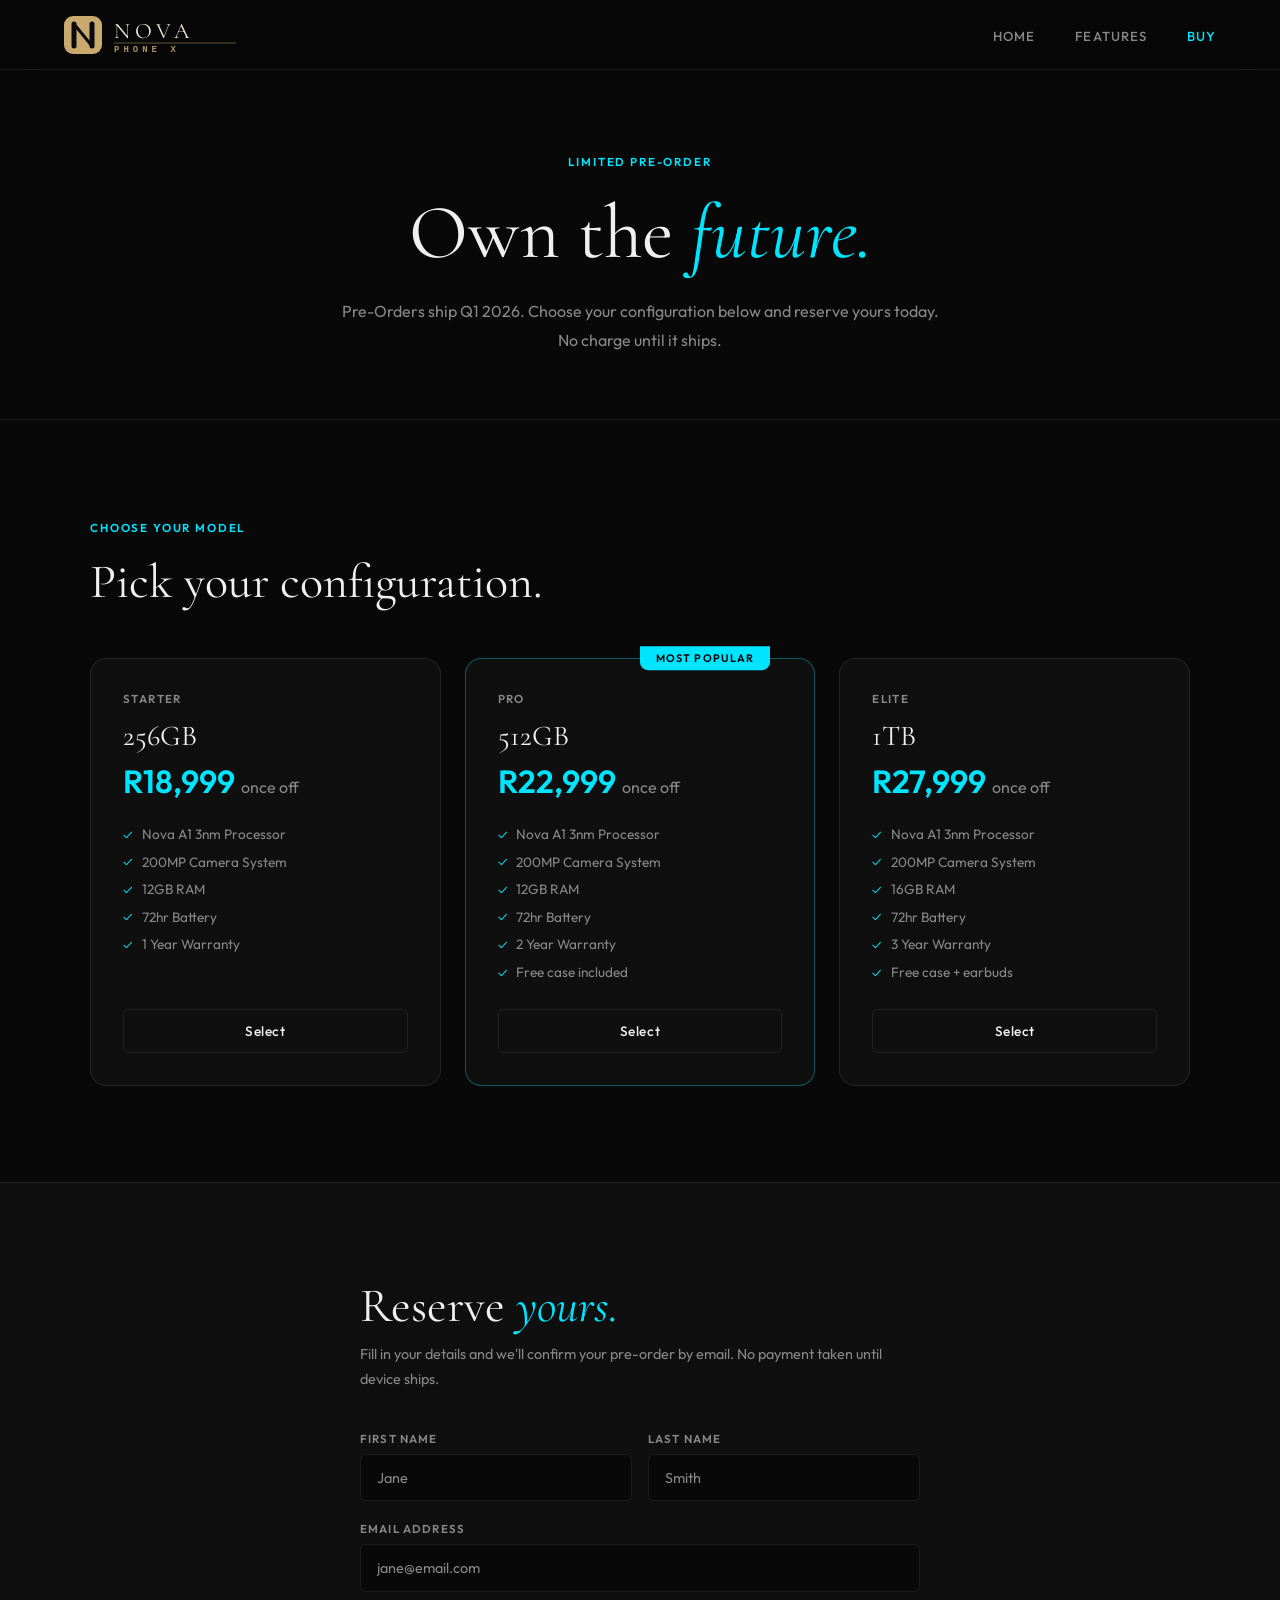
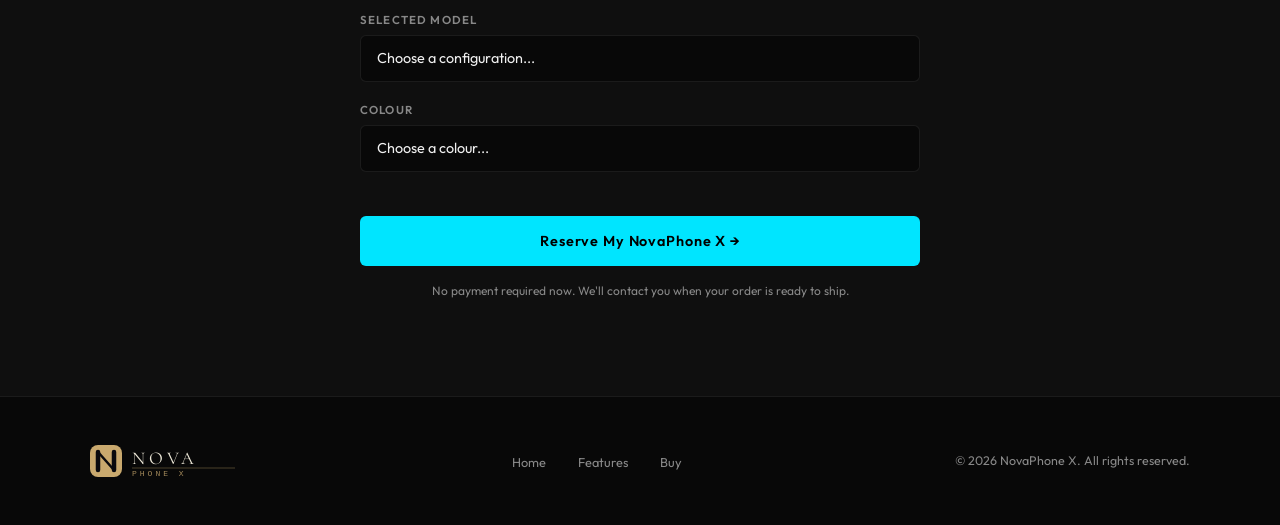
<file: buy.html>
<!Doctype html>
<html lang="en">
    <head>
        <meta charset="UTF-8">
        <meta name="viewport" content="width=device-width, initial-scale=1.0">
        <title>Buy - NovaPhone X</title>
        <link rel="stylesheet" href="style.css">

        <style>
            .page-hero {
                padding: 5rem clamp(1.5rem, 5vw, 3rem) 4rem;
                border-bottom: 1px solid var(--border);
                text-align: center;
            }

            .page-hero-inner {
                max-width: 600px;
                margin: 0 auto;
            }

            .page-hero h1 { margin-bottom: 1.25rem; }
            .page-hero h1 em { font-style: italic; color: var(--accent); }

            .page-hero p { 
                font-size: 1rem;
                color: var(--text-muted);
                line-height: 1.8;
            }

            .pricing-section {
                max-width: var(--max-w);
                margin: 0 auto;
            }

            .pricing-grid {
                display: grid;
                grid-template-columns: repeat(3, 1fr);
                gap: 1.5rem;
                margin-top: 3rem;
            }

            .pricing-card {
                background: var(--bg-2);
                border: 1px solid var(--border);
                border-radius: 16px;
                padding: 2rem;
                position: relative;
                transition: border-color 0.3s, transform 0.3s;
                cursor: pointer;
            }

            .pricing-card:hover {
                border-color: rgba(0,229,255,0.4);
                transform: translateY(-3px);
            }

            .pricing-card.selected { 
                border-color: var(--accent);
                background: var(--bg-3);
            }

            .pricing-card.popular {
                border-color: rgba(0,229,255,0.35);
            }

            .popular-badge {
                position: absolute;
                top: -1px;
                left: 50%;
                transform: translateY(-50%);
                background: var(--accent);
                color: #000;
                font-size: 0.68rem;
                font-weight: 600;
                letter-spacing: 0.1em;
                text-transform: uppercase;
                padding: 0.3rem 1rem;
                border-radius: 0 0 8px 8px;
            }

            .pricing-tier {
                font-size: 0.72rem;
                font-weight: 600;
                letter-spacing: 0.12em;
                text-transform: uppercase;
                color: var(--text-muted);
                margin-bottom: 0.75rem;
            }

            .pricing-storage {
                font-family: var(--serif);
                font-size: 1.8rem;
                margin-bottom: 0.5rem;
            }

            .pricing-price {
                font-size: 2rem;
                font-weight: 600;
                color: var(--accent);
                margin-bottom: 1.5rem;
            }

            .pricing-price span {
                font-size: 1rem;
                font-weight: 400;
                color: var(--text-muted);
            }

            .pricing-features {
                list-style: none;
                display: flex;
                flex-direction: column;
                gap: 0.6rem;
                margin-bottom: 1.75rem;
            }

            .pricing-features li {
                font-size: 0.85rem;
                color: var(--text-muted);
                display: flex;
                align-items: center;
                gap: 0.6rem;
            }

            .pricing-features li::before {
                content: '✓';
                color: var(--accent);
                font-size: 0.75rem;
                flex-shrink: 0;
            }

            .select-btn {
                width: 100%;
                padding: 0.75rem;
                background: transparent;
                border: 1px solid var(--border);
                border-radius: 6px;
                color: var(--text);
                font-family: var(--sans);
                font-size: 0.85rem;
                font-weight: 500;
                cursor: pointer;
                transition: all 0.2s;
                letter-spacing: 0.04em;
            }

            .select-btn:hover,
            .pricing-card.selected .select-btn {
                background: var(--accent);
                border-color: var(--accent);
                color: #000;
            }

            .form-section {
                border-top: 1px solid var(--border);
                background: var(--bg-2);
            }

            .form-inner {
                max-width: 560px;
                margin: 0 auto;
            }

            .form-inner h2 { margin-bottom: 0.5rem; }
            .form-inner h2 em { font-style: italic; color: var(--accent); }

            .form-inner > p {
                color: var(--text-muted);
                font-size: 0.9rem;
                margin-bottom: 2.5rem;
                line-height: 1.7;
            }

            .form-group { margin-bottom: 1.25rem; }

            label {
                display: block;
                font-size: 0.72rem;
                font-weight: 600;
                letter-spacing: 0.1em;
                text-transform: uppercase;
                color: var(--text-muted);
                margin-bottom: 0.5rem;
            }

            input, select {
                width: 100%;
                padding: 0.85rem 1rem;
                background: var(--bg);
                border: 1px solid var(--border);
                border-radius: 6px;
                color: var(--text);
                font-family: var(--sans);
                font-size: 0.9rem;
                outline: none;
                transition: border-color 0.2s;
                appearance: none;
            }

            input:focus, select:focus {
                border-color: var(--accent);
            }

            input::placeholder { color: var(--text-muted); }

            select option { background: var(--bg-2); }

            .form-row {
                display: grid;
                grid-template-columns: 1fr 1fr;
                gap: 1rem;
            }

            .submit-btn {
                width: 100%;
                padding: 1rem;
                margin-top: 1.5rem;
                background: var(--accent);
                color: #000;
                font-family: var(--sans);
                font-size: 0.9rem;
                font-weight: 600;
                letter-spacing: 0.06em;
                border: none;
                border-radius: 6px;
                cursor: pointer;
                transition: all 0.25s;
            }

            .submit-btn:hover {
                background: #fff;
                transform: translateY(-2px);
                box-shadow: 0 8px 30px var(--accent-glow);
            }

            .form-note {
                font-size: 0.75rem;
                color: var(--text-muted);
                text-align: center;
                margin-top: 1rem;
                line-height: 1.5;
            }

            .form-success {
                display: none;
                text-align: center;
                padding: 3rem 0;
            }

            .success-icon { font-size: 3rem; margin-bottom: 1.25rem; }
            .form-success h3 { font-size: 1.6rem; margin-bottom: 0.75rem; }
            .form-success p { color: var(--text-muted); font-size: 0.9rem; line-height: 1.7; }

            @media (max-width: 768px) {
                .pricing-grid { grid-template-columns: 1fr; }
                .form-row { grid-template-columns: 1fr; }
            }
        </style>
    </head>

    <body>

        <nav class="navbar">
            <a href="index.html" class="logo">
                <svg viewBox="0 0 174 38" height="38" xmlns="http://www.w3.org/2000/svg" style="display:block">
                    <rect x="0" y="0" width="38" height="38" rx="9" fill="#C9A96E"/>
                    <line x1="10" y1="8" x2="10" y2="30" stroke="#0a0a0e" stroke-width="5" stroke-linecap="round"/>
                    <line x1="28" y1="8" x2="28" y2="30" stroke="#0a0a0e" stroke-width="5" stroke-linecap="round"/>
                    <line x1="10" y1="8" x2="28" y2="30" stroke="#0a0a0e" stroke-width="3" stroke-linecap="round"/>
                    <text x="50" y="22" font-family="Cormorant Garamond,Georgia,serif" font-size="22" font-weight="400" letter-spacing="5" fill="#EDE8D8">NOVA</text>
                    <line x1="50" y1="27" x2="172" y2="27" stroke="#C9A96E" stroke-width="0.6" opacity="0.8"/>
                    <text x="50" y="36" font-family="Courier New,monospace" font-size="9" letter-spacing="4" fill="#C9A96E" opacity="0.85">PHONE  X</text>
                </svg>
            </a>
            <button class="hamburger" aria-label="Toggle menu"><span></span><span></span><span></span></button>

            <ul class="nav-links">
                <li><a href="index.html">Home</a></li>
                <li><a href="features.html">Features</a></li>
                <li><a href="buy.html" class="active">Buy</a></li>
            </ul>
        </nav>    
            <div class="page-hero">
                <div class="page-hero-inner reveal">
                    <span class="label">Limited Pre-Order</span>
                    <h1>Own the <em>future.</em></h1>
                    <p>
                        Pre-Orders ship Q1 2026. Choose your configuration below and reserve yours today. No charge until it ships.
                    </p>
                </div>
            </div>

            <section>
                <div class="pricing-section">
                    <div class="reveal">
                        <span class="label">Choose Your Model</span>
                        <h2>Pick your configuration.</h2>
                    </div>
                    <div class="pricing-grid reveal-stagger">
                        <div class="pricing-card reveal" onclick="selectPlan(this, '256GB')">
                            <div class="pricing-tier">Starter</div>
                            <div class="pricing-storage">256GB</div>
                            <div class="pricing-price">R18,999 <span>once off</span></div>
                            <ul class="pricing-features">
                                <li>Nova A1 3nm Processor</li>
                                <li>200MP Camera System</li>
                                <li>12GB RAM</li>
                                <li>72hr Battery</li>
                                <li>1 Year Warranty</li>
                            </ul>
                            <button class="select-btn">Select</button>
                        </div>

                        <div class="pricing-card popular reveal" onclick="selectPlan(this, '512GB')">
                            <div class="popular-badge">Most Popular</div>
                            <div class="pricing-tier">Pro</div>
                            <div class="pricing-storage">512GB</div>
                            <div class="pricing-price">R22,999 <span>once off</span></div>
                            <ul class="pricing-features">
                                <li>Nova A1 3nm Processor</li>
                                <li>200MP Camera System</li>
                                <li>12GB RAM</li>
                                <li>72hr Battery</li>
                                <li>2 Year Warranty</li>
                                <li>Free case included</li>
                            </ul>
                            <button class="select-btn">Select</button>
                        </div>

                        <div class="pricing-card reveal" onclick="selectPlan(this, '1TB')">
                            <div class="pricing-tier">Elite</div>
                            <div class="pricing-storage">1TB</div>
                            <div class="pricing-price">R27,999 <span>once off</span></div>
                            <ul class="pricing-features">
                                <li>Nova A1 3nm Processor</li>
                                <li>200MP Camera System</li>
                                <li>16GB RAM</li>
                                <li>72hr Battery</li>
                                <li>3 Year Warranty</li>
                                <li>Free case + earbuds</li>
                            </ul>
                            <button class="select-btn">Select</button>
                        </div>
                    </div>
                </div>
            </section>

            <section class="form-section">
                <div class="form-inner reveal">
                    <h2>Reserve <em>yours.</em></h2>
                    <p>
                        Fill in your details and we'll confirm your pre-order by email. No payment taken until device ships.
                    </p>

                    <form id="order-form">
                        <form id="order-form">
    <div class="form-row">
        <div class="form-group">
            <label for="fname">First Name</label>
            <input type="text" id="fname" placeholder="Jane" required>
        </div>
        <div class="form-group">
            <label for="lname">Last Name</label>
            <input type="text" id="lname" placeholder="Smith" required>
        </div>
    </div>
    <div class="form-group">
        <label for="email">Email Address</label>
        <input type="email" id="email" placeholder="jane@email.com" required>
    </div>
    <div class="form-group">
        <label for="model">Selected Model</label>
        <select id="model">
            <option value="">Choose a configuration...</option>
            <option value="256gb">256GB - R18,999</option>
            <option value="512gb">512GB - R22,999</option>
            <option value="1tb">1TB - R27,999</option>
        </select>
    </div>
    <div class="form-group">
        <label for="colour">Colour</label>
        <select id="colour">
            <option value="">Choose a colour...</option>
            <option value="black">Midnight Black</option>
            <option value="white">Polar White</option>
            <option value="titanium">Deep Space Titanium</option>
        </select>
    </div>
    <button type="submit" class="submit-btn">Reserve My NovaPhone X →</button>
    <p class="form-note">
        No payment required now. We'll contact you when your order is ready to ship.
    </p>
    </form>
                    </form>

                    <div class="form-success" id="form-success">
                        <div class="success-icon">🚀</div>
                        <h3>You're on the list.</h3>
                        <p>
                            Your pre-order has been received. We'll be in touch at your email address with confirmation and shipping updates.
                            Welcome to the future.
                        </p>
                    </div>
                </div>
            </section>

            <footer>
                <div class="footer-inner">
                    <a href="index.html" class="footer-logo">
                        <svg viewBox="0 0 148 32" height="32" xmlns="http://www.w3.org/2000/svg" style="display:block">
                            <rect x="0" y="0" width="32" height="32" rx="8" fill="#C9A96E"/>
                            <line x1="8" y1="7" x2="8" y2="25" stroke="#0a0a0e" stroke-width="4.5" stroke-linecap="round"/>
                            <line x1="24" y1="7" x2="24" y2="25" stroke="#0a0a0e" stroke-width="4.5" stroke-linecap="round"/>
                            <line x1="8" y1="7" x2="24" y2="25" stroke="#0a0a0e" stroke-width="2.5" stroke-linecap="round"/>
                            <text x="42" y="19" font-family="Cormorant Garamond,Georgia,serif" font-size="18" font-weight="400" letter-spacing="4" fill="#EDE8D8">NOVA</text>
                            <line x1="42" y1="23" x2="145" y2="23" stroke="#C9A96E" stroke-width="0.5" opacity="0.7"/>
                            <text x="42" y="31" font-family="Courier New,monospace" font-size="8" letter-spacing="3" fill="#C9A96E" opacity="0.8">PHONE  X</text>
                        </svg>
                    </a>
                    <ul class="footer-links">
                        <li><a href="index.html">Home</a></li>
                        <li><a href="features.html">Features</a></li>
                        <li><a href="buy.html">Buy</a></li>
                    </ul>
                    <span class="footer-copy">© 2026 NovaPhone X. All rights reserved.</span>
                </div>
            </footer>

            <script src="script.js"></script>
    </body>
</html>
</file>
<file: style.css>
@import url('https://fonts.googleapis.com/css2?family=Cormorant+Garamond:ital,wght@0,400;0,600;1,400&family=Outfit:wght@300;400;500;600&display=swap');


*, *::before, *::after {
  box-sizing: border-box;
  margin: 0;
  padding: 0;
}


:root {
  --bg: #080808;
  --bg-2: #0f0f0f;
  --bg-3: #161616;
  --border: rgba(255, 255, 255, 0.08);
  --text: #f0f0f0;
  --text-muted: #888;
  --accent: #00e5ff;
  --accent-dim: rgba(0, 229, 255, 0.1);
  --accent-glow: rgba(0, 229, 255, 0.25);
  --nav-h: 70px;
  --serif: 'Cormorant Garamond', Georgia, serif;
  --sans: 'Outfit', sans-serif;
  --max-w: 1100px;
}


html { scroll-behavior: smooth; font-size: 16px; }

body {
  font-family: var(--sans);
  background: var(--bg);
  color: var(--text);
  -webkit-font-smoothing: antialiased;
  padding-top: var(--nav-h);
}

h1, h2, h3 {
  font-family: var(--serif);
  font-weight: 400;
  line-height: 1.15;
}

h1 { font-size: clamp(2.8rem, 6vw, 5rem); }
h2 { font-size: clamp(2rem, 4vw, 3rem); }
h3 { font-size: 1.4rem; }

img { display: block; max-width: 100%; }


.navbar {
  position: fixed;
  top: 0; left: 0; right: 0;
  height: var(--nav-h);
  display: flex;
  align-items: center;
  justify-content: space-between;
  padding: 0 clamp(1.5rem, 5vw, 4rem);
  background: rgba(8, 8, 8, 0.85);
  backdrop-filter: blur(20px);
  -webkit-backdrop-filter: blur(20px);
  border-bottom: 1px solid var(--border);
  z-index: 100;
  transition: box-shadow 0.3s;
}

.navbar.scrolled {
  box-shadow: 0 4px 30px rgba(0, 0, 0, 0.5);
}

.logo {
  font-family: var(--serif);
  font-size: 1.3rem;
  font-weight: 600;
  color: var(--text);
  letter-spacing: 0.02em;
  text-decoration: none;
}

.nav-links {
  list-style: none;
  display: flex;
  gap: 2.5rem;
}

.nav-links a {
  font-size: 0.82rem;
  font-weight: 500;
  letter-spacing: 0.08em;
  text-transform: uppercase;
  color: var(--text-muted);
  text-decoration: none;
  transition: color 0.2s;
}

.nav-links a:hover { color: var(--text); }
.nav-links a.active { color: var(--accent); }

.hamburger {
  display: none;
  flex-direction: column;
  gap: 5px;
  background: none;
  border: none;
  cursor: pointer;
  padding: 4px;
}

.hamburger span {
  display: block;
  width: 22px;
  height: 1.5px;
  background: var(--text);
  border-radius: 2px;
  transition: all 0.3s ease;
  transform-origin: center;
}

.hamburger.open span:nth-child(1) { transform: translateY(6.5px) rotate(45deg); }
.hamburger.open span:nth-child(2) { opacity: 0; transform: scaleX(0); }
.hamburger.open span:nth-child(3) { transform: translateY(-6.5px) rotate(-45deg); }


.container {
  max-width: var(--max-w);
  margin: 0 auto;
  padding: 0 clamp(1.5rem, 5vw, 3rem);
}


.label {
  display: inline-block;
  font-size: 0.72rem;
  font-weight: 600;
  letter-spacing: 0.16em;
  text-transform: uppercase;
  color: var(--accent);
  margin-bottom: 1.25rem;
}

.btn {
  display: inline-flex;
  align-items: center;
  gap: 0.5rem;
  padding: 0.85rem 2rem;
  border-radius: 4px;
  font-family: var(--sans);
  font-size: 0.85rem;
  font-weight: 500;
  letter-spacing: 0.06em;
  text-decoration: none;
  cursor: pointer;
  transition: all 0.25s ease;
  border: none;
}

.btn-primary {
  background: var(--accent);
  color: #000;
}

.btn-primary:hover {
  background: #fff;
  transform: translateY(-2px);
  box-shadow: 0 8px 30px var(--accent-glow);
}

.btn-outline {
  background: transparent;
  color: var(--text);
  border: 1px solid var(--border);
}

.btn-outline:hover {
  border-color: var(--accent);
  color: var(--accent);
  transform: translateY(-2px);
}

section { padding: 6rem clamp(1.5rem, 5vw, 3rem); }

.divider {
  width: 40px;
  height: 1px;
  background: var(--accent);
  margin: 1.5rem 0;
}

.reveal {
  opacity: 0;
  transform: translateY(30px);
  transition: opacity 0.7s ease, transform 0.7s ease;
}

.reveal.visible {
  opacity: 1;
  transform: translateY(0);
}

.reveal-stagger .reveal:nth-child(1) { transition-delay: 0.05s; }
.reveal-stagger .reveal:nth-child(2) { transition-delay: 0.18s; }
.reveal-stagger .reveal:nth-child(3) { transition-delay: 0.31s; }
.reveal-stagger .reveal:nth-child(4) { transition-delay: 0.44s; }

footer {
  border-top: 1px solid var(--border);
  padding: 3rem clamp(1.5rem, 5vw, 4rem);
}

.footer-inner {
  max-width: var(--max-w);
  margin: 0 auto;
  display: flex;
  justify-content: space-between;
  align-items: center;
  flex-wrap: wrap;
  gap: 1.5rem;
}

.footer-logo {
  font-family: var(--serif);
  font-size: 1.1rem;
  color: var(--text);
  text-decoration: none;
}

.footer-links {
  display: flex;
  gap: 2rem;
  list-style: none;
}

.footer-links a {
  font-size: 0.8rem;
  color: var(--text-muted);
  text-decoration: none;
  transition: color 0.2s;
}

.footer-links a:hover { color: var(--text); }

.footer-copy {
  font-size: 0.78rem;
  color: var(--text-muted);
}

@media (max-width: 640px) {
  .hamburger { display: flex; }

  .nav-links {
    position: fixed;
    top: var(--nav-h);
    left: 0; right: 0;
    background: rgba(8, 8, 8, 0.97);
    backdrop-filter: blur(20px);
    border-bottom: 1px solid var(--border);
    flex-direction: column;
    align-items: center;
    gap: 0;
    max-height: 0;
    overflow: hidden;
    transition: max-height 0.35s ease, padding 0.35s ease;
  }

  .nav-links.open {
    max-height: 400px;
    padding: 1.5rem 0;
  }

  .nav-links li { width: 100%; text-align: center; }

  .nav-links a {
    display: block;
    padding: 1rem 0;
    border-bottom: 1px solid var(--border);
  }

  .nav-links li:last-child a { border-bottom: none; }

  .footer-inner { flex-direction: column; text-align: center; }
  .footer-links { justify-content: center; }
}

.page-hero {
  padding: 5rem clamp(1.5rem, 5vw, 3rem) 4rem;
  border-bottom: 1px solid var(--border);
  text-align: center;
}

.page-hero-inner { max-width: 600px; margin: 0 auto; }
.page-hero h1 { margin-bottom: 1.25rem; }
.page-hero h1 em { font-style: italic; color: var(--accent); }
.page-hero p { font-size: 1rem; color: var(--text-muted); line-height: 1.8; }

.pricing-section { max-width: var(--max-w); margin: 0 auto; }

.pricing-grid {
  display: grid;
  grid-template-columns: repeat(3, 1fr);
  gap: 1.5rem;
  margin-top: 3rem;
}

.pricing-card {
  background: var(--bg-2);
  border: 1px solid var(--border);
  border-radius: 16px;
  padding: 2rem;
  position: relative;
  transition: border-color 0.3s, transform 0.3s;
  cursor: pointer;
  display: flex;
  flex-direction: column;
}

.pricing-card:hover { border-color: rgba(0, 229, 255, 0.4); transform: translateY(-3px); }
.pricing-card.selected { border-color: var(--accent); background: var(--bg-3); }
.pricing-card.popular { border-color: rgba(0, 229, 255, 0.35); }

.popular-badge {
  position: absolute;
  top: -1px;
  left: 50%;
  transform: translateX(-50%);
  background: var(--accent);
  color: #000;
  font-size: 0.68rem;
  font-weight: 600;
  letter-spacing: 0.1em;
  text-transform: uppercase;
  padding: 0.3rem 1rem;
  border-radius: 0 0 8px 8px;
}

.pricing-tier {
  font-size: 0.72rem;
  font-weight: 600;
  letter-spacing: 0.12em;
  text-transform: uppercase;
  color: var(--text-muted);
  margin-bottom: 0.75rem;
}

.pricing-storage { font-family: var(--serif); font-size: 1.8rem; margin-bottom: 0.5rem; }

.pricing-price {
  font-size: 2rem;
  font-weight: 600;
  color: var(--accent);
  margin-bottom: 1.5rem;
}

.pricing-price span { font-size: 1rem; font-weight: 400; color: var(--text-muted); }

.pricing-features {
  list-style: none;
  display: flex;
  flex-direction: column;
  gap: 0.6rem;
  margin-bottom: 1.75rem;
}

.pricing-features li {
  font-size: 0.85rem;
  color: var(--text-muted);
  display: flex;
  align-items: center;
  gap: 0.6rem;
}

.pricing-features li::before { content: '✓'; color: var(--accent); font-size: 0.75rem; flex-shrink: 0; }

.select-btn {
  width: 100%;
  padding: 0.75rem;
  background: transparent;
  border: 1px solid var(--border);
  border-radius: 6px;
  color: var(--text);
  font-family: var(--sans);
  font-size: 0.85rem;
  font-weight: 500;
  cursor: pointer;
  transition: all 0.2s;
  letter-spacing: 0.04em;
  margin-top: auto; 
}

.select-btn:hover,
.pricing-card.selected .select-btn {
  background: var(--accent);
  border-color: var(--accent);
  color: #000;
}

.form-section {
  border-top: 1px solid var(--border);
  background: var(--bg-2);
}

.form-inner { max-width: 560px; margin: 0 auto; }
.form-inner h2 { margin-bottom: 0.5rem; }
.form-inner h2 em { font-style: italic; color: var(--accent); }
.form-inner > p { color: var(--text-muted); font-size: 0.9rem; margin-bottom: 2.5rem; line-height: 1.7; }

.form-group { margin-bottom: 1.25rem; }

label {
  display: block;
  font-size: 0.72rem;
  font-weight: 600;
  letter-spacing: 0.1em;
  text-transform: uppercase;
  color: var(--text-muted);
  margin-bottom: 0.5rem;
}

input, select {
  width: 100%;
  padding: 0.85rem 1rem;
  background: var(--bg);
  border: 1px solid var(--border);
  border-radius: 6px;
  color: var(--text);
  font-family: var(--sans);
  font-size: 0.9rem;
  outline: none;
  transition: border-color 0.2s;
  appearance: none;
}

input:focus, select:focus { border-color: var(--accent); }
input::placeholder { color: var(--text-muted); }
select option { background: var(--bg-2); }

.form-row { display: grid; grid-template-columns: 1fr 1fr; gap: 1rem; }

.submit-btn {
  width: 100%;
  padding: 1rem;
  margin-top: 1.5rem;
  background: var(--accent);
  color: #000;
  font-family: var(--sans);
  font-size: 0.9rem;
  font-weight: 600;
  letter-spacing: 0.06em;
  border: none;
  border-radius: 6px;
  cursor: pointer;
  transition: all 0.25s;
}

.submit-btn:hover {
  background: #fff;
  transform: translateY(-2px);
  box-shadow: 0 8px 30px var(--accent-glow);
}

.form-note {
  font-size: 0.75rem;
  color: var(--text-muted);
  text-align: center;
  margin-top: 1rem;
  line-height: 1.5;
}

.form-success { display: none; text-align: center; padding: 3rem 0; }
.success-icon { font-size: 3rem; margin-bottom: 1.25rem; }
.form-success h3 { font-size: 1.6rem; margin-bottom: 0.75rem; }
.form-success p { color: var(--text-muted); font-size: 0.9rem; line-height: 1.7; }

@media (max-width: 768px) {
  .pricing-grid { grid-template-columns: 1fr; }
  .form-row { grid-template-columns: 1fr; }
}

.pricing-card {
    background: var(--bg-2);
    border: 1px solid var(--border);
    border-radius: 16px;
    padding: 2rem;
    position: relative;
    transition: border-color 0.3s, transform 0.3s;
    cursor: pointer;
    display: flex;           
    flex-direction: column;  
}

.select-btn {
    width: 100%;
    padding: 0.75rem;
    background: transparent;
    border: 1px solid var(--border);
    border-radius: 6px;
    color: var(--text);
    font-family: var(--sans);
    font-size: 0.85rem;
    font-weight: 500;
    cursor: pointer;
    transition: all 0.2s;
    letter-spacing: 0.04em;
    margin-top: auto;        
}
</file>
